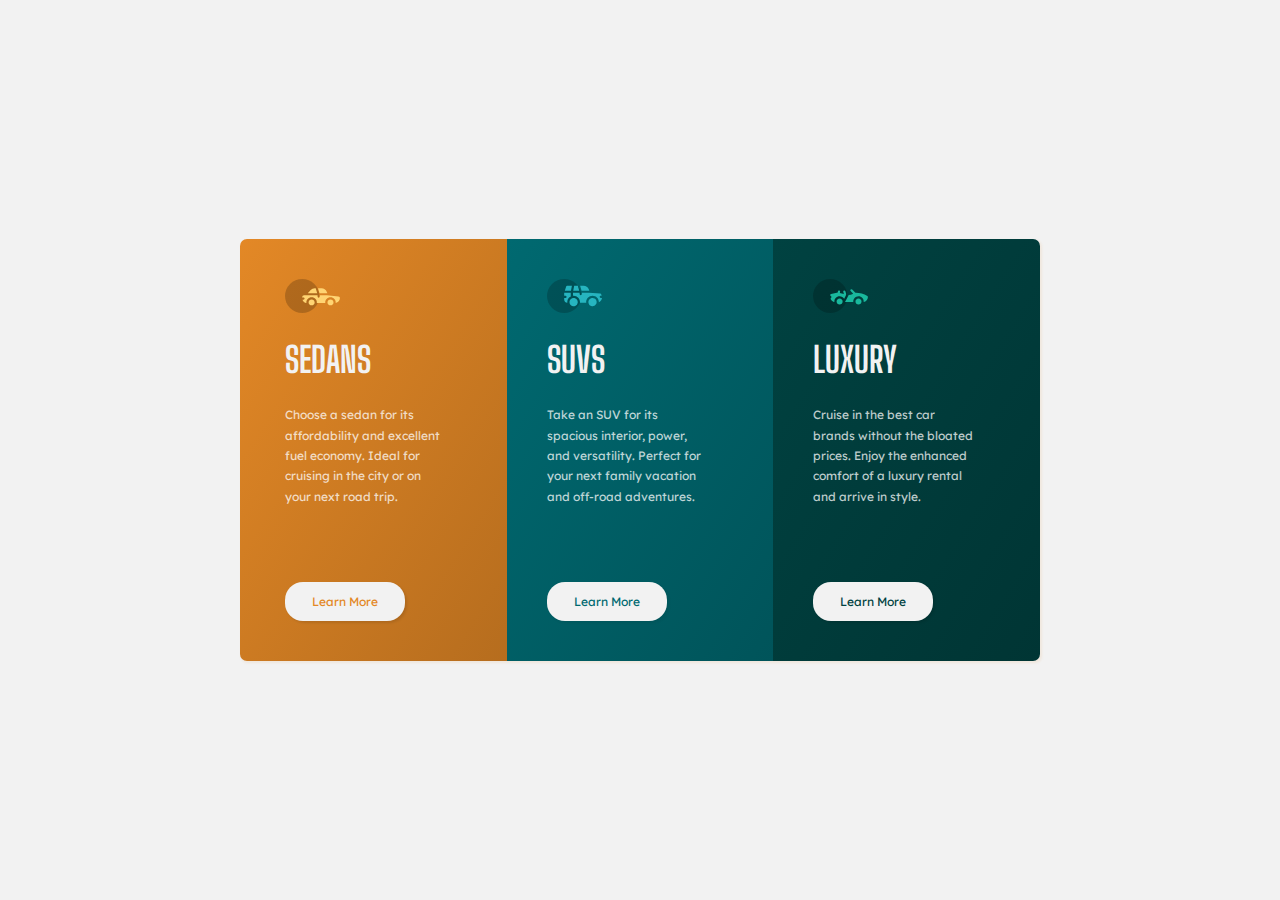
<file: 3-column-preview-card-component-main/index.html>
<!DOCTYPE html>
<html lang="en">
<head>
  <meta charset="UTF-8">
  <meta name="viewport" content="width=device-width, initial-scale=1.0"> 
  <link rel="stylesheet" href="./style.css">
  <link rel="icon" type="image/png" sizes="32x32" href="./images/favicon-32x32.png">
  <title>Frontend Mentor | 3-column preview card component</title>
</head>
<body>
<main class="container">
  <section class="sedans">
    <img class="sedans-icon"src="./images/icon-sedans.svg" alt="Sedan car icon">
      <h1 class="sedans-title">Sedans</h1>
      <p class="sedans-paragraph">Choose a sedan for its affordability and excellent fuel economy. Ideal for cruising in the city 
        or on your next road trip.</p>
      <a class="sedans-button" href="#">Learn More</a>
  </section>
  <section class="suvs">
    <img class="suvs-icon"src="./images/icon-suvs.svg" alt=" SUV car icon">
      <h2 class="suvs-title">SUVs</h2>
      <p class="suvs-paragraph">Take an SUV for its spacious interior, power, and versatility. Perfect for your next family vacation 
        and off-road adventures.</p>
      <a class="suvs-button" href="#">Learn More</a>
  </section>
  <section class="luxury">
    <img class="luxury-icon" src="./images/icon-luxury.svg" alt="Luxury car icon">
      <h3 class="luxury-title">Luxury</h3>
      <p class="luxury-paragraph">Cruise in the best car brands without the bloated prices. Enjoy the enhanced comfort of a luxury 
        rental and arrive in style.</p>
      <a class="luxury-button" href="#">Learn More</a>
  </section>
</main>   
 </body>
</html>
</file>
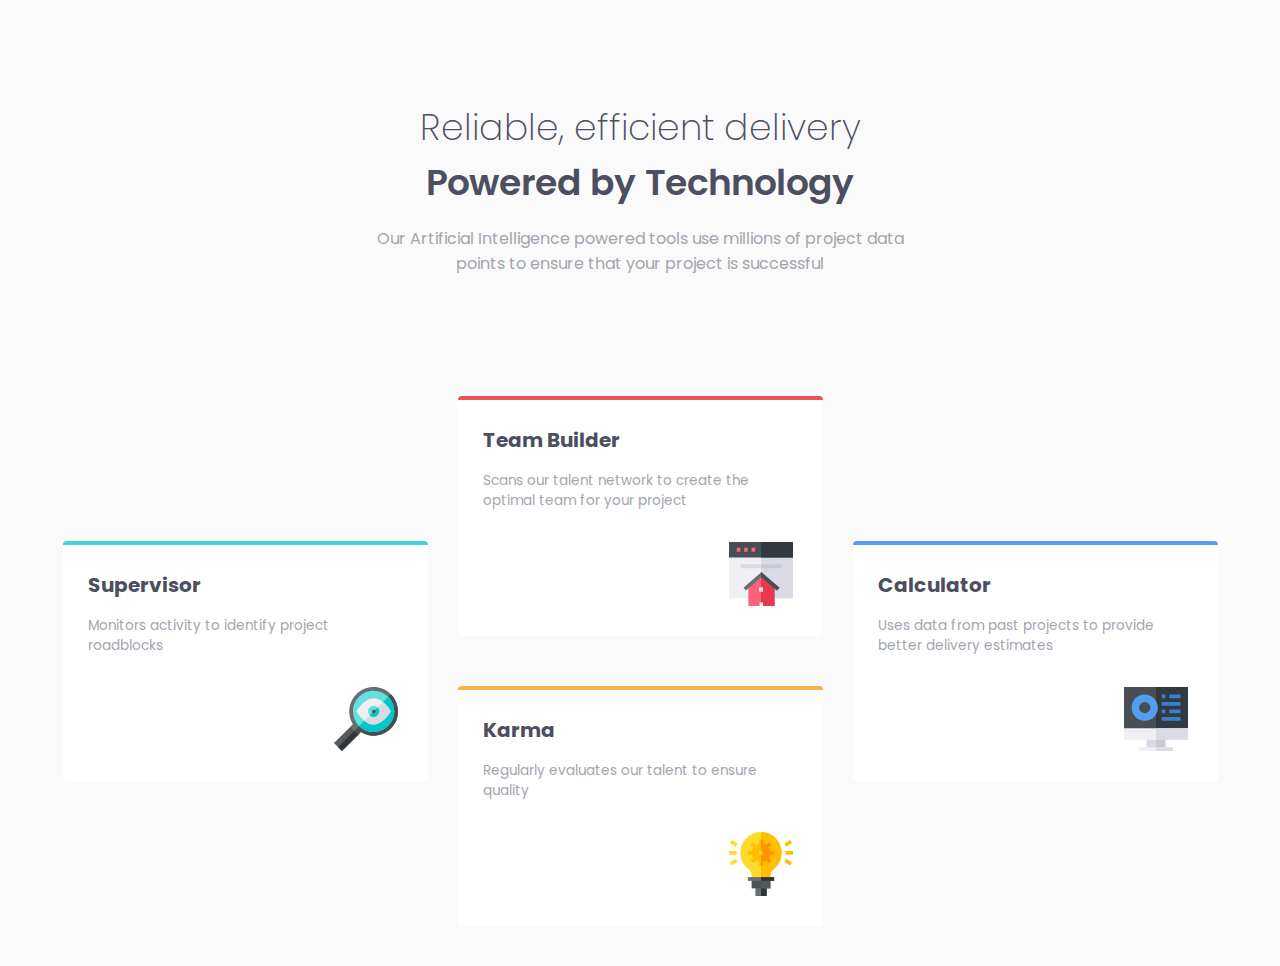
<file: four-card-feature-section-master/index.html>
<!DOCTYPE html>
<html lang="en">

<head>
  <meta charset="UTF-8">
  <meta name="viewport" content="width=device-width, initial-scale=1.0">
  <link rel="stylesheet" href="./style.css">
  <link rel="icon" type="image/png" sizes="32x32" href="./images/favicon-32x32.png">
  <link rel="preconnect" href="https://fonts.googleapis.com">
  <link rel="preconnect" href="https://fonts.gstatic.com" crossorigin>
  <link href="https://fonts.googleapis.com/css2?family=Poppins:wght@200;400;600&display=swap" rel="stylesheet">
  <title>Frontend Mentor | Four card feature section</title>
</head>
<body>
  <header class="header-text">
    <h1>Reliable, efficient delivery</h1>
    <h2>Powered by Technology</h2>
    <p>Our Artificial Intelligence powered tools use millions of project data<br> points 
      to ensure that your project is successful</p>
  </header>
  <main class="container">
    <ul class="beneficios">
      <li class="beneficios-item supervisor">
        <h3>Supervisor</h3>
        <p>Monitors activity to identify project roadblocks</p>
      </li>
      <li class="beneficios-item builder">
        <h3>Team Builder</h3>
        <p>Scans our talent network to create the optimal team for your project</p>
      </li>
      <li class="beneficios-item karma">
        <h3>Karma</h3>
        <p>Regularly evaluates our talent to ensure quality</p>
      </li>
      <li class="beneficios-item calculator">
        <h3>Calculator</h3>
        <p>Uses data from past projects to provide better delivery estimates</p>
      </li>
    </ul>
  </main>

</body>

</html>
</file>
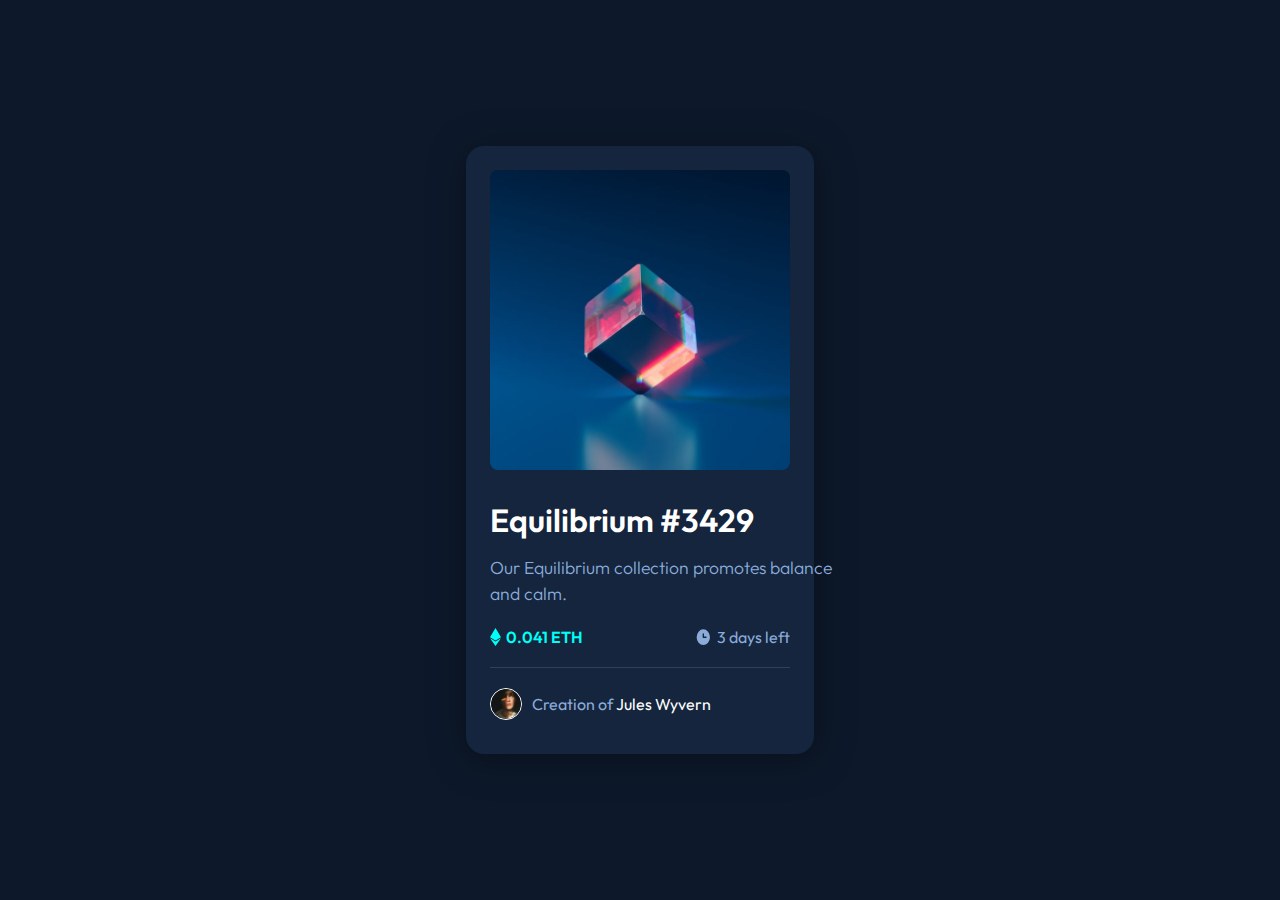
<file: nft-preview-card-component-main/index.html>
<!DOCTYPE html>
<html lang="en">

<head>
  <meta charset="UTF-8">
  <meta name="viewport" content="width=device-width, initial-scale=1.0">
  <link rel="stylesheet" href="./style.css">
  <link rel="icon" type="image/png" sizes="32x32" href="./images/favicon-32x32.png">

  <title>Frontend Mentor | NFT preview card component</title>
</head>

<body>
  <main class="container">
    <section class="card">
      <div class="card-image">
        <div class="card-image-eth"></div>
      </div>
      <div class="card-text">
        <h1>Equilibrium #3429</h1>
        <p>Our Equilibrium collection promotes balance and calm.</p>
      </div>
      <div class="card-info">
        <div class="card-info-eth">
          <img src="./images/icon-ethereum.svg" alt="Ethereum icon">
          <span>0.041 ETH</span>
        </div>
        <div class="card-info-days">
          <img src="./images/icon-clock.svg" alt="Clock icon">
          <span>3 days left</span>
        </div>
      </div>
      <div class="card-author">
        <img src="./images/image-avatar.png" alt="Avatar of Jules Wyvern">
        <p>Creation of <a class="author" href="#">Jules Wyvern</a></p>
      </div>
    </section>
  </main>
</body>

</html>

<!-- <div class="attribution">
    Challenge by <a href="https://www.frontendmentor.io?ref=challenge" target="_blank">Frontend Mentor</a>. 
    Coded by <a href="#">Your Name Here</a>.
  </div> -->
</file>
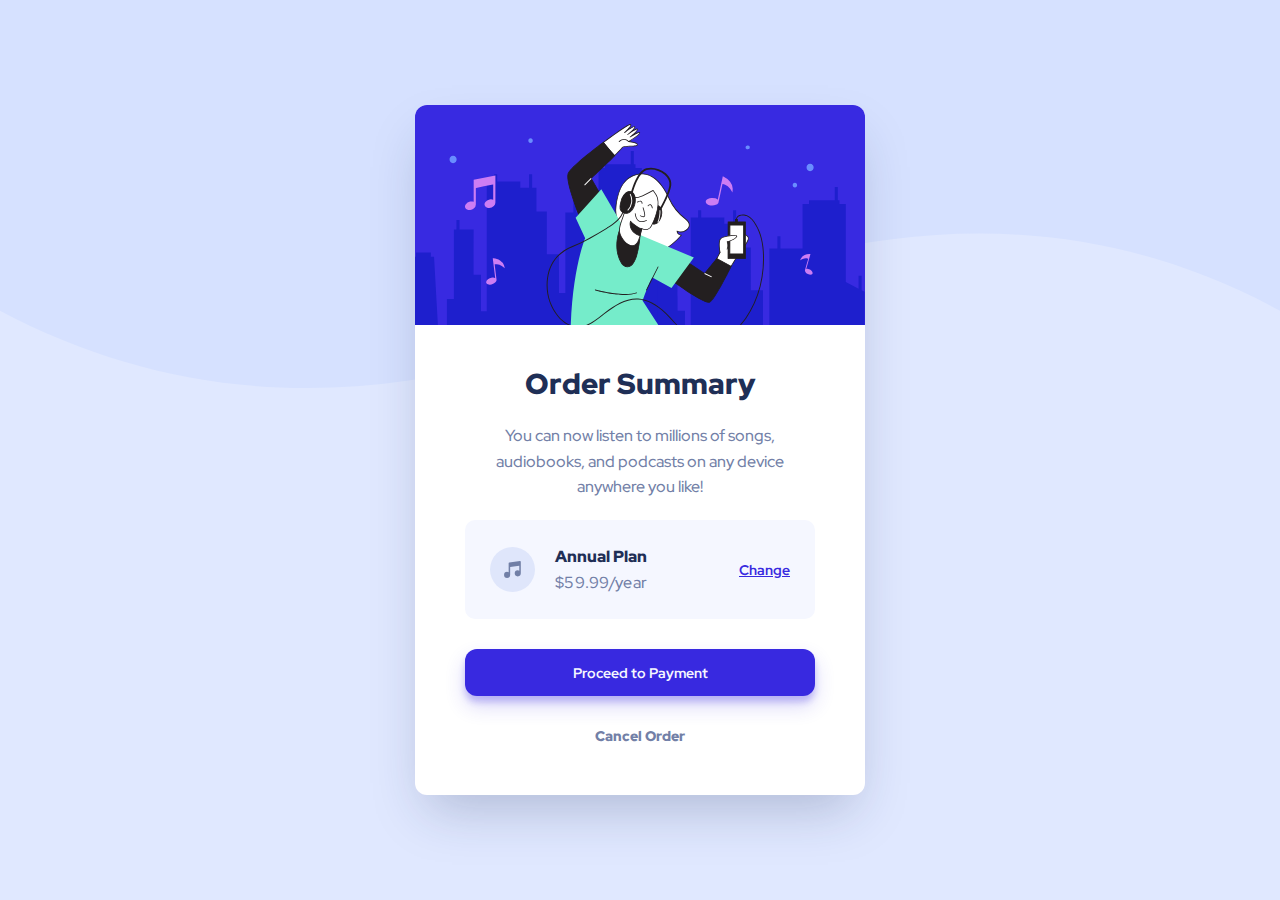
<file: order-summary-card/index.html>
<!DOCTYPE html>
<html lang="en">

<head>
  <meta charset="UTF-8">
  <meta name="viewport" content="width=device-width, initial-scale=1.0">
  <link rel="icon" type="image/png" sizes="32x32" href="./images/favicon-32x32.png">
  <link rel="stylesheet" href="./style.css">
  <title>Frontend Mentor | Order summary card</title>
</head>

<body>
  <main class="container">
    <img class="hero-img"src="./src/images/illustration-hero.svg" alt="Hero ilustration">
    <article class="card-text">
      <h1>Order Summary</h1>
      <p>You can now listen to millions of songs, audiobooks, and podcasts on any device anywhere you like!</p>
    </article>
    <section class="card-plan">
        <div class="card-plan-content">
          <img src="./src/images/icon-music.svg" alt="Music icon">
          <div class="card-plan-content-text">
          <h2>Annual Plan</h2>
          <span>$59.99/year</span>
        </div>
        </div>
      <a href="#">Change</a>
    </section>
    <a href="#" class="payment-button">Proceed to Payment</a>
    <a href="#" class="cancel-button">Cancel Order</a>
  </main>
</body>

</html>
</file>
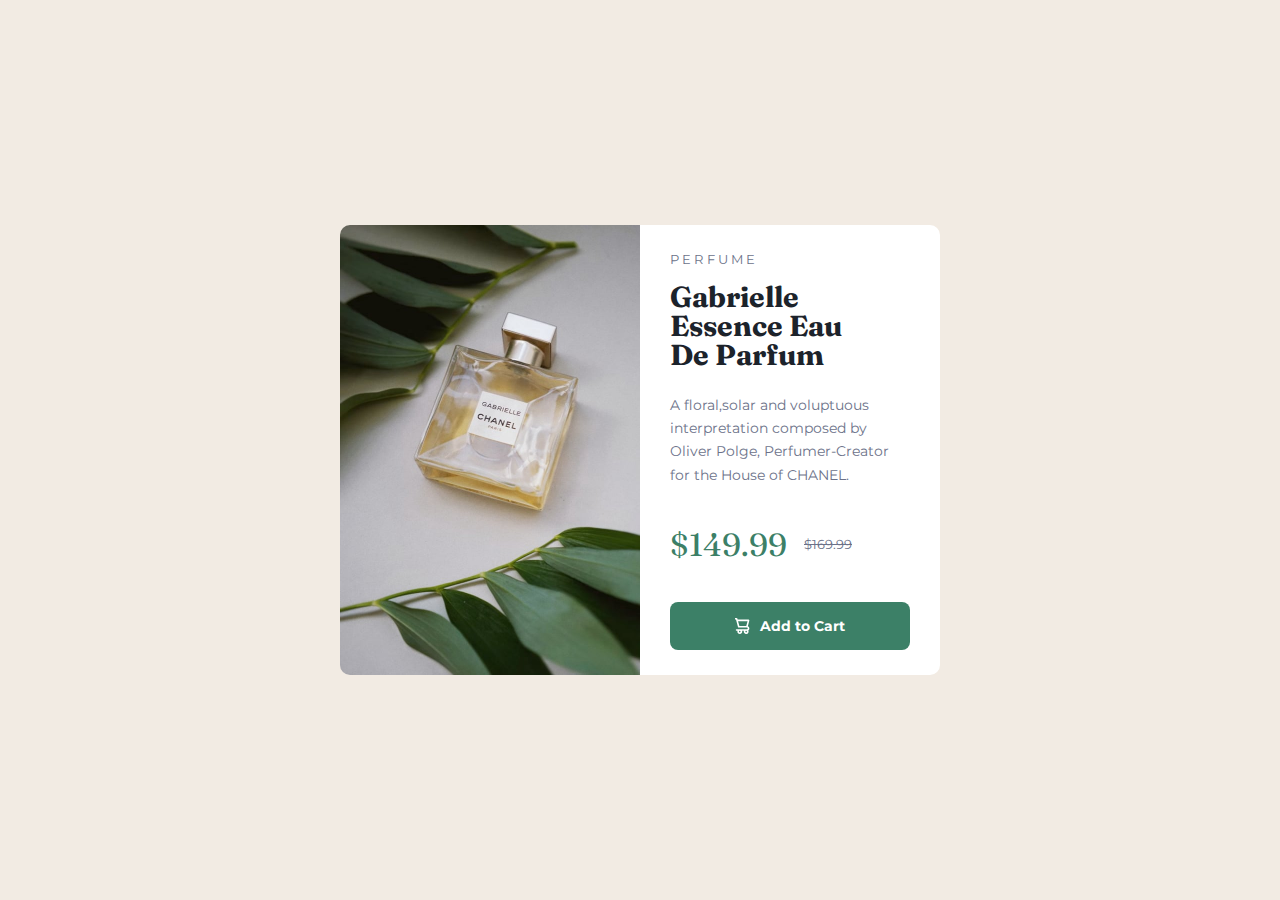
<file: product-preview-card-component-main/index.html>
<!DOCTYPE html>
<html lang="en">
<head>
  <meta charset="UTF-8">
  <meta name="viewport" content="width=device-width, initial-scale=1.0">
  <link rel="icon" type="image/png" sizes="32x32" href="./src/images/favicon-32x32.png">
  <link rel="stylesheet" href="style.css">
  <title>Frontend Mentor | Product preview card component</title>
</head>
<body>
  <main class="container">
    <picture>
        <source media="(min-width:500px)" srcset="./src/images/image-product-desktop.jpg">
      <img src="./src/images/image-product-mobile.jpg" alt="Perfume">
    </picture>
    <section class="card">
      <div class="card-text">
        <span>Perfume</span>
        <h1>Gabrielle<br> Essence Eau <br>De Parfum</h1>
        <p>A floral,solar and voluptuous interpretation composed by Oliver Polge, Perfumer-Creator for the House of CHANEL.</p>
      </div>
      <ul class="card-price">
        <li>$149.99</li>
        <li>$169.99</li>
      </ul>
      <div class="card-button">
        <img src="./src/images/icon-cart.svg" alt="Icone carrinho">
        <a href="#">Add to Cart</a>
      </div>
    </section>
  </main>
</body>
</html>
<!-- Challenge by Frontend Mentor / Coded by Adriel Santos -->
</file>
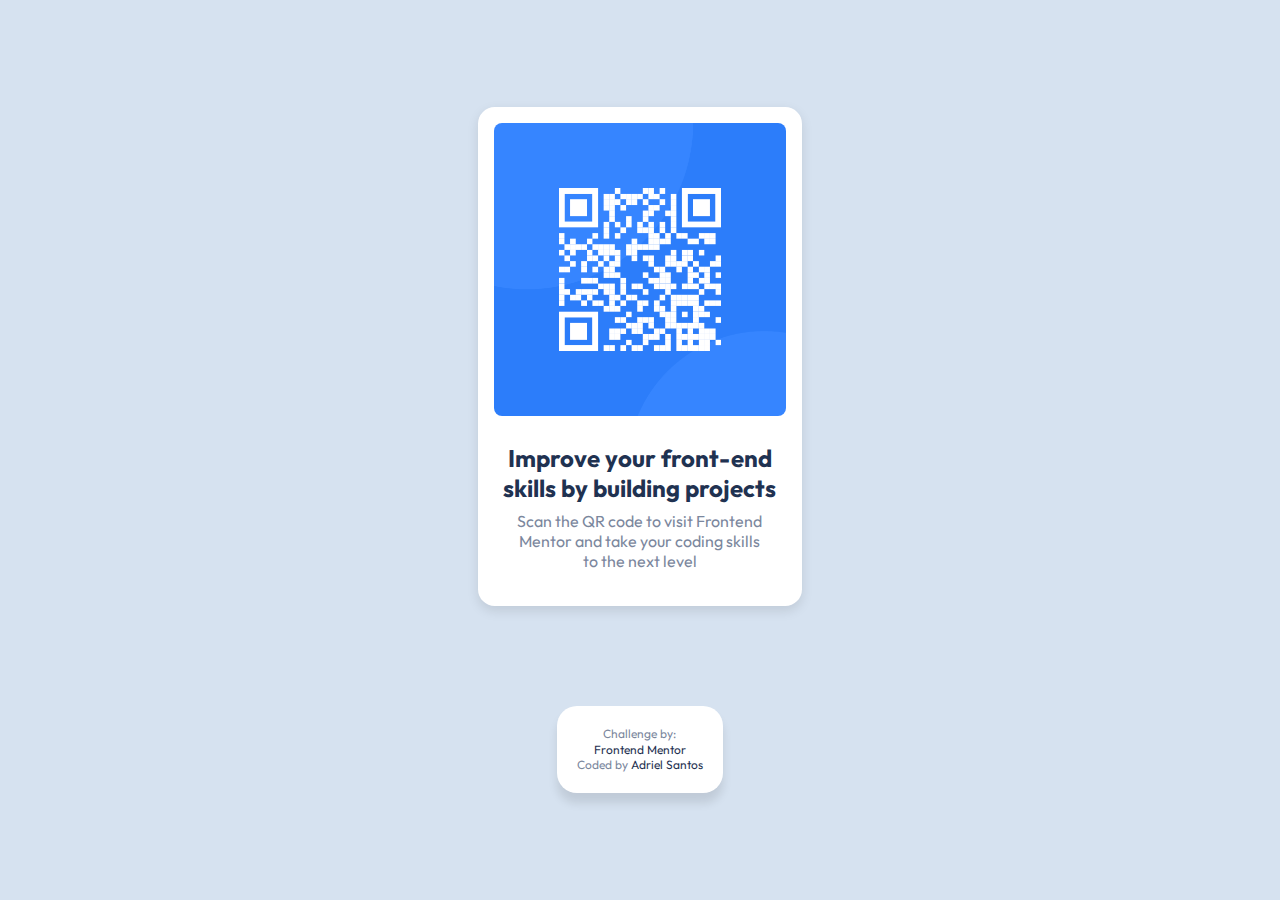
<file: qr-code-component-main/index.html>
<!DOCTYPE html>
<html lang="en">

<head>
  <meta charset="UTF-8">
  <meta name="viewport" content="width=device-width, initial-scale=1.0">
  <link rel="stylesheet" href="style.css">
  <link rel="icon" type="/image/png" sizes="32x32" href="src/images/favicon-32x32.png">

  <title>Frontend Mentor | QR code component</title>
</head>

<body>
  <main class="container">
    <div class="card">
      <img class="img" src="src/images/image-qr-code.png" alt="QR Code">
      <div class="text">
        <h1>Improve your front-end skills by building projects</h1>
        <p>Scan the QR code to visit Frontend Mentor and take your coding skills to the next level</p>
      </div>
    </div>
    <span class="credits">
      <p>Challenge by:</p><a href="https://www.frontendmentor.io?ref=challenge" target="_blank">Frontend Mentor</a>
      <p> Coded by <a href="#">Adriel Santos</p></a>
    </span>
  </main>

</body>

</html>
</file>
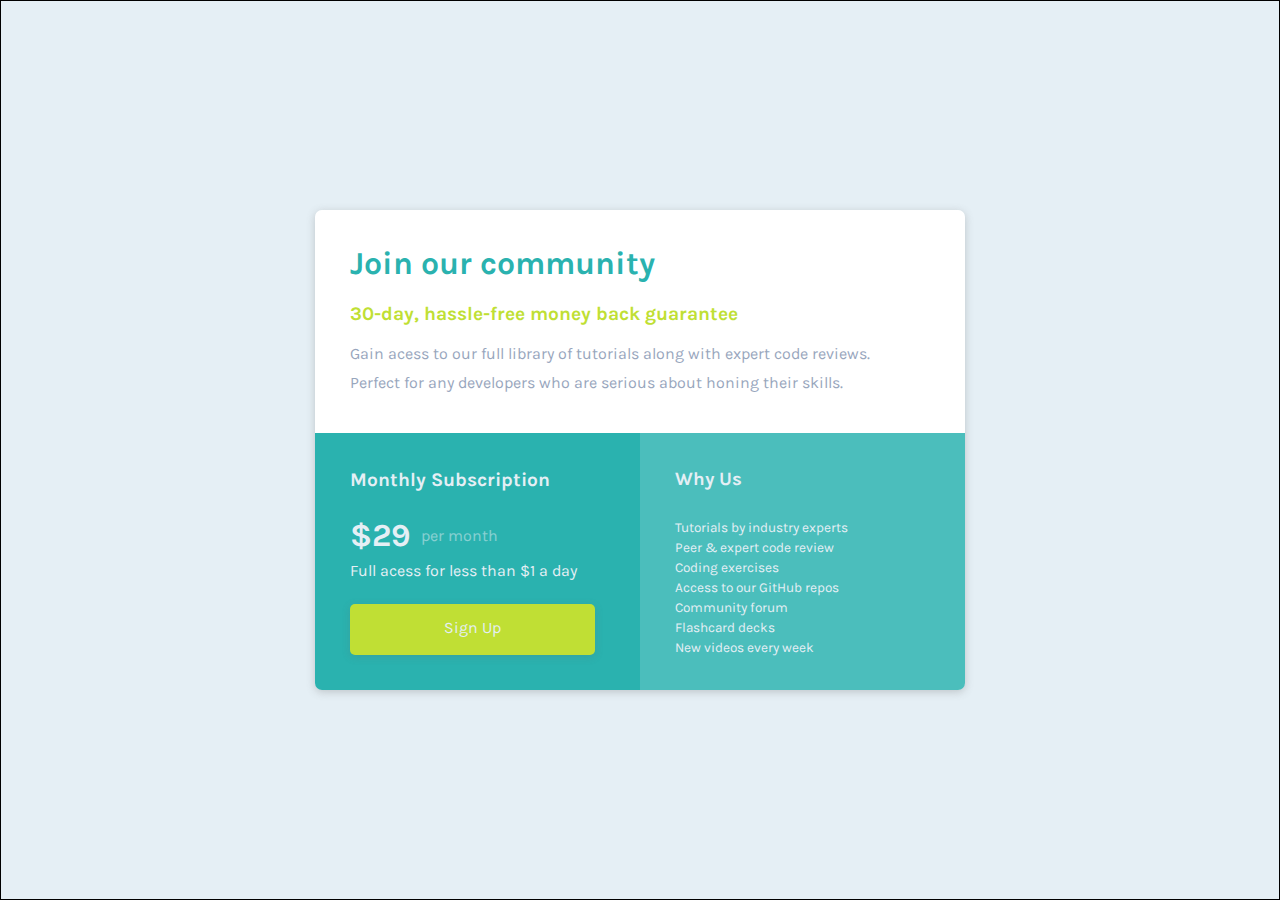
<file: single-price-grid-component-master/index.html>
<!DOCTYPE html>
<html lang="en">

<head>
  <meta charset="UTF-8">
  <meta name="viewport" content="width=device-width, initial-scale=1.0">
  <link rel="icon" type="image/png" sizes="32x32" href="./images/favicon-32x32.png">
  <link rel="stylesheet" href="./style.css">
  <title>Frontend Mentor | Single Price Grid Component</title>
</head>

<body>
  <main class="container">
    <article class="join-text">
      <h1>Join our community</h1>
      <p>30-day, hassle-free money back guarantee</p>
      <p>Gain acess to our full library of tutorials along with expert code reviews.
        <br>Perfect for any developers who are serious about honing their skills.
      </p>
    </article>
    <article class="monthly-text">
      <h2>Monthly Subscription</h2>
      <div class="monthly-price">
        <span>$29</span>
        <span>per month</span>
      </div>
      <p>Full acess for less than $1 a day</p>
      <div class="monthly-button">
        <a href="#">Sign Up</a>
      </div>
    </article>
    <article class="why-list">
      <h3>Why Us</h3>
      <ul>
        <li>Tutorials by industry experts</li>
        <li>Peer & expert code review</li>
        <li>Coding exercises</li>
        <li>Access to our GitHub repos</li>
        <li>Community forum</li>
        <li>Flashcard decks</li>
        <li>New videos every week</li>
      </ul>
    </article>
  </main>
</body>
</html>

<!-- Challenge by <a href="https://www.frontendmentor.io?ref=challenge" target="_blank">Frontend Mentor</a>. 
      Coded by <a href="#">Your Name Here</a>. -->
</file>
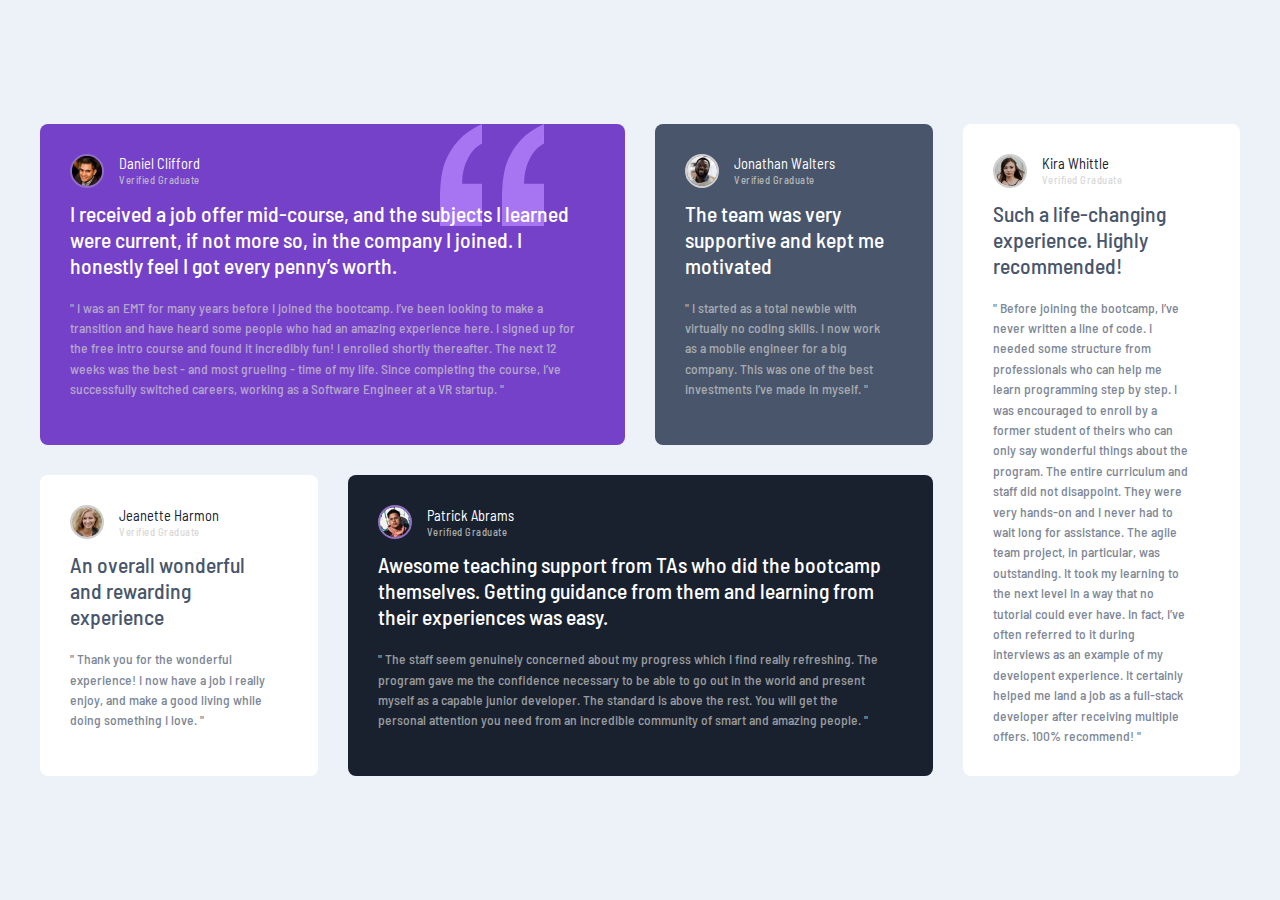
<file: testimonials-grid-section-main/index.html>
<!DOCTYPE html>
<html lang="en">
<head>
  <meta charset="UTF-8">
  <meta name="viewport" content="width=device-width, initial-scale=1.0">
  <link rel="icon" type="image/png" sizes="32x32" href="./images/favicon-32x32.png">
  <link rel="stylesheet" href="./style.css">
  <title>Frontend Mentor | Adriel Santos</title>
</head>
<body>
  <main class="container">
    <ul class="testimonials">
      <li>
        <div class="avatar">
          <img class="avatar-image purple"src="./images/image-daniel.jpg" alt="Avatar">
          <div class="avatar-text">
            <p class="avatar-name">Daniel Clifford</p>
            <p class="avatar-verified">Verified Graduate</p>
          </div>
        </div>
        <h2 class="card-title white">I received a job offer mid-course, and the subjects I learned were current, if not more so,
          in the company I joined. I honestly feel I got every penny’s worth.</h2>
        <p class="card-quote">" I was an EMT for many years before I joined the bootcamp. I’ve been looking to make a
          transition and have heard some people who had an amazing experience here. I signed up
          for the free intro course and found it incredibly fun! I enrolled shortly thereafter.
          The next 12 weeks was the best - and most grueling - time of my life. Since completing
          the course, I’ve successfully switched careers, working as a Software Engineer at a VR startup. "</p>
      </li>
    </ul>
    <ul class="testimonials">
      <li>
        <div class="avatar">
          <img class="avatar-image white" src="./images/image-jonathan.jpg" alt="Avatar">
          <div class="avatar-text">
            <p class="avatar-name">Jonathan Walters</p>
            <p class="avatar-verified">Verified Graduate</p>
          </div>
        </div>
        <h2 class="card-title white">The team was very supportive and kept me motivated</h2>
        <p class="card-quote">" I started as a total newbie with virtually no coding skills. I now work as a mobile engineer
          for a big company. This was one of the best investments I’ve made in myself. "</p>
      </li>
    </ul>
    <ul class="testimonials">
      <li>
        <div class="avatar">
          <img class="avatar-image white" src="./images/image-kira.jpg" alt="Avatar">
          <div class="avatar-text">
            <p class="avatar-name gray">Kira Whittle</p>
            <p class="avatar-verified">Verified Graduate</p>
          </div>
        </div>
        <h2 class="card-title gray">Such a life-changing experience. Highly recommended!</h2>
        <p class="card-quote gray">" Before joining the bootcamp, I’ve never written a line of code. I needed some structure from
          professionals who can help me learn programming step by step. I was encouraged to enroll by a former
          student of theirs who can only say wonderful things about the program. The entire curriculum and staff
          did not disappoint. They were very hands-on and I never had to wait long for assistance. The agile team
          project, in particular, was outstanding. It took my learning to the next level in a way that no tutorial
          could ever have. In fact, I’ve often referred to it during interviews as an example of my developent
          experience. It certainly helped me land a job as a full-stack developer after receiving multiple offers.
          100% recommend! "</p>
      </li>
    </ul>
    <ul class="testimonials">
      <li>
        <div class="avatar">
          <img class="avatar-image white" src="./images/image-jeanette.jpg" alt="Avatar">
          <div class="avatar-text">
            <p class="avatar-name gray">Jeanette Harmon</p>
            <p class="avatar-verified">Verified Graduate</p>
          </div>
        </div>
        <h2 class="card-title gray"> An overall wonderful<br> and rewarding<br> experience</h2>
        <p class="card-quote gray">" Thank you for the wonderful experience! I now have a job I really enjoy, and make a good living
          while doing something I love. "</p>
      </li>
    </ul>
    <ul class="testimonials">
      <li>
        <div class="avatar">
          <img class="avatar-image purple" src="./images/image-patrick.jpg" alt="Avatar">
          <div class="avatar-text">
            <p class="avatar-name">Patrick Abrams</p>
            <p class="avatar-verified">Verified Graduate</p>
          </div>
        </div>
          <h2 class="card-title white">Awesome teaching support from TAs who did the bootcamp themselves. Getting guidance from them and
            learning from their experiences was easy.</h2>
          <p class="card-quote">" The staff seem genuinely concerned about my progress which I find really refreshing. The program
            gave me the confidence necessary to be able to go out in the world and present myself as a capable
            junior developer. The standard is above the rest. You will get the personal attention you need from
            an incredible community of smart and amazing people. "</p>
      </li>
    </ul>
  </main>
</body>
</html>
</file>
<file: four-card-feature-section-master/style.css>
body {
  margin: 0 auto;
  max-width: 1200px;
  padding: 0;
  box-sizing: border-box;
  font-family: "Poppins", sans-serif;
  background: hsl(0, 0%, 98%);
  min-height: 100vh;
  display: flex;
  justify-content: center;
  flex-direction: column;
}

h1,
h2,
h3,
p {
  margin:0;
  padding: 0;
}

ul {
  list-style: none;
  padding: 0;
  margin: 0;
}


/* Header */
.header-text {
  margin: 100px 0;
  text-align: center;
}

.header-text h1 {
  font-weight: 200;
  color: hsl(234, 12%, 34%);
  font-size: 2.25rem;
}

.header-text h2 {
  font-weight: 600;
  font-size: 2rem;
  color: hsl(234, 12%, 34%);
  margin-bottom: 16px;
  font-size: 2.25rem;
}

.header-text p {
  color:hsl(229, 6%, 66%);
}

/* Container principal */
.container {
  max-width: 1200px;
  margin: 0 auto;
  padding: 20px;
}

.beneficios {
  display: grid;
  grid-template-columns: repeat(3,1fr);
  grid-template-rows: repeat(4,1fr);
  gap:30px;
}

.beneficios-item {
  background-color: hsl(0, 100%, 100%);
  padding: 25px;
  border-radius: 4px;
  border-top:4px solid black;
  margin-bottom: 20px;
}

.beneficios-item h3{
  font-size: 1.25rem;
  color: hsl(234, 12%, 34%);
  margin-bottom: 16px;
}

.beneficios-item p {
  font-size: 0.85rem;
  color:hsl(229, 6%, 66%);
  max-width: 35ch;
  margin-bottom: 100px;
}

.beneficios-item.supervisor {
  grid-column: 1;
  grid-row: 2/4;
  border-color: hsl(180, 62%, 55%);
  position: relative;
}

.beneficios-item.supervisor::after {
  content: "";
  display: block;
  height: 64px;
  width: 64px;
  background: url("./images/icon-supervisor.svg") no-repeat;
  position: absolute;
  bottom:30px;
  right: 30px;
}

.beneficios-item.builder {
  grid-column: 2;
  grid-row:1/3;
  border-color:hsl(0, 78%, 62%);
  position: relative;
}

.beneficios-item.builder::after {
  content: "";
  display: block;
  height: 64px;
  width: 64px;
  background: url("./images/icon-team-builder.svg") no-repeat;
  position: absolute;
  bottom:30px;
  right: 30px;
}

.beneficios-item.karma {
  grid-column: 2;
  grid-row:span 2;
  border-color:hsl(34, 97%, 64%);
  position: relative;
}

.beneficios-item.karma::after {
  content: "";
  display: block;
  height: 64px;
  width: 64px;
  background: url("./images/icon-karma.svg") no-repeat;
  position: absolute;
  bottom:30px;
  right: 30px;
}

.beneficios-item.calculator {
  grid-row: 2/4;
  border-color:hsl(212, 86%, 64%);
  position: relative;
}

.beneficios-item.beneficios-item.calculator::after {
  content: "";
  display: block;
  height: 64px;
  width: 64px;
  background: url("./images/icon-calculator.svg") no-repeat;
  position: absolute;
  bottom:30px;
  right: 30px;
}

@media (max-width:800px) {
  .beneficios {
    display: flex;
    flex-direction: column;
  }
}
</file>
<file: 3-column-preview-card-component-main/style.css>
@import url('https://fonts.googleapis.com/css2?family=Big+Shoulders+Display:wght@700&family=Lexend+Deca&display=swap');
/* 
Reset */
h1,h2,h3,a,p{
  margin:0;
  padding:0;
  text-decoration: none;
}

body{
  background-color: hsl(0, 0%, 95%);
  min-height:100vh;
  display: flex;
  justify-content: center;
  align-items: center;
  margin:0;
  box-sizing: border-box;
}
/* 
Container */
.container{
  display: grid;
  grid-template-columns: repeat(3,1fr);
  width: 800px;
  box-shadow: rgba(227,136,38, 0.10) 1.95px 1.95px 2.6px;
  border-radius: 7px;
}
/* 
Sedans */
.sedans{
  background-image: linear-gradient(to bottom right, rgb(227,136,38), rgb(182,109,30));
  padding:40px 45px;
  padding-right: 50px;
  display:grid;
  grid-template-rows: repeat(4,auto);
  gap:25px 0px;
  justify-items: start;
  border-radius: 7px 0px 0px 7px;
  align-items: start;
}

.sedans-icon{
  width: 55px;
}
.sedans-title{
  color:hsl(0, 0%, 95%);
  font-family: 'Big Shoulders Display', cursive;
  text-transform: uppercase;
  font-size: 2.2rem;
}

.sedans-paragraph{
  color:hsla(0, 0%, 100%, 0.75);
  font-family: 'Lexend Deca', sans-serif;
  font-size: 0.75rem;
  line-height: 1.7;
  margin-bottom: 50px;
  width:23ch;
}

.sedans-button{
  display: block;
  color:hsl(31, 77%, 52%);
  font-family: 'Lexend Deca', sans-serif;
  background-color:hsl(0, 0%, 95%);
  font-size: 0.75rem;
  padding: 10px 25px;
  border-radius: 18px;
  border: 2px solid transparent;
  box-shadow: rgba(0, 0, 0, 0.10) 1.95px 1.95px 2.6px;
}
.sedans-button:hover{
  background-color:hsl(31, 77%, 52%);
  border: 2px solid hsl(0, 0%, 95%);
  color:hsl(0, 0%, 95%);
  transition: ease-in-out 0.3s;
}
/* 
Suvs */
.suvs{
  background-image: linear-gradient(to bottom right, rgb(0,105,112), rgb(0,84,90));
  padding:40px;
  padding-right: 50px;
  display:grid;
  grid-template-rows: repeat(4,auto);
  gap:25px 0px;
  justify-items: start;
}
.suvs-icon{
  width: 55px;
}

.suvs-title{
  color:hsl(0, 0%, 95%);
  font-family: 'Big Shoulders Display', cursive;
  text-transform: uppercase;
  font-size: 2.2rem;
}

.suvs-paragraph{
  color:hsla(0, 0%, 100%, 0.75);
  font-family: 'Lexend Deca', sans-serif;
  font-size: 0.75rem;
  line-height: 1.7;
  width:23ch;
  margin-bottom: 50px;
}

.suvs-button{
  display: block;
  color:hsl(184, 100%, 22%);
  font-family: 'Lexend Deca', sans-serif;
  background-color:hsl(0, 0%, 95%);
  font-size: 0.75rem;
  padding: 10px 25px;
  border-radius: 18px;
  border: 2px solid transparent;
  box-shadow: rgba(0, 53, 52, 0.10) 1.95px 1.95px 2.6px;
}
.suvs-button:hover{
  background-color:hsl(184, 100%, 22%);
  border: 2px solid hsl(0, 0%, 95%);
  color:hsl(0, 0%, 95%);
  transition: ease-in-out 0.3s;
}
/* 
Luxury */
.luxury{
  background-image: linear-gradient(to bottom right, rgb(0,66,65), rgb(0,53,52));
  padding:40px;
  padding-right: 50px;
  display:grid;
  grid-template-rows: repeat(4,auto);
  gap:25px 0px;
  justify-items: start;
  border-radius: 0px 7px 7px 0px;
}

.luxury-icon{
  width: 55px;
}

.luxury-title{
  color:hsl(0, 0%, 95%);
  font-family: 'Big Shoulders Display', cursive;
  text-transform: uppercase;
  font-size: 2.2rem;
}

.luxury-paragraph{
  color:hsla(0, 0%, 100%, 0.75);
  font-family: 'Lexend Deca', sans-serif;
  font-size: 0.75rem;
  line-height: 1.7;
  width:23ch;
  margin-bottom: 50px;
}

.luxury-button{
  display: block;
  color:hsl(179, 100%, 13%);
  font-family: 'Lexend Deca', sans-serif;
  background-color:hsl(0, 0%, 95%);
  font-size: 0.75rem;
  padding: 10px 25px;
  border-radius: 18px;
  border: 2px solid transparent;
  box-shadow: rgba(0, 0, 0, 0.10) 1.95px 1.95px 2.6px;
}

.luxury-button:hover{
  background-color:hsl(179, 100%, 13%);
  border: 2px solid hsl(0, 0%, 95%);
  color:hsl(0, 0%, 95%);
  transition: ease-in-out 0.3s;
}

@media (max-width:800px){
  body{
    margin: 10px 0px;
  }
  .container{
    width: 400px;
    display:grid;
    grid-template-columns: 1fr 1fr;
    justify-content:center;
  }
  .sedans{
    grid-column: 1/3;
    border-radius: 7px 7px 0px 0px;
  }
  .sedans-paragraph{
    width: 39ch;
    font-size: 1rem;
  }
  .sedans-button{
    font-size: 1rem;
    padding: 12px 40px;
  }
  .suvs{
    border-radius: 0px 0px 0px 7px;
  }

  .luxury{
    border-radius: 0px 0px 7px 0px;
  }
}

@media (max-width:500px){
  body{
    margin:15px 0px;
  }
  .container{
    width: 300px;
    display:grid;
    grid-template-columns: 1fr;
    justify-content:center;
  }
  .sedans{
    grid-column:initial;
    border-radius: 7px 7px 0px 0px;
  }
  .sedans-paragraph{
    width: 26ch;
    font-size: 0.75rem;
    margin-bottom: 0px;
  }
  .sedans-button{
    font-size: 0.75rem;
    padding: 12px 40px;
    padding: 12px 25px;
  }
  .suvs{
    border-radius: 0px;
  }
  .suvs-paragraph{
    width: 26ch;
    margin-bottom: 0px;
  }
  .luxury{
    border-radius: 0px 0px 7px 7px;
  }
  .luxury-paragraph{
    width: 26ch;
    margin-bottom: 0px;
  }
}
</file>
<file: nft-preview-card-component-main/style.css>
@import url('https://fonts.googleapis.com/css2?family=Outfit:wght@300;400;600&display=swap');

/* Reset style */
body{
  margin:0 auto;
  padding:0;
  box-sizing: border-box;
  min-height: 100vh;
  display: flex;
  align-items: center;
  background-color:hsl(217, 54%, 11%);
  font-family: 'Outfit', sans-serif;
}

h1,p,span,img,a{
  margin:0;
  padding:0;
  text-decoration: none;
}
img{
  max-width: 100%;
}

/* 
Container */
.container{
  width: 300px;
  margin:0 auto;
  background-color:hsl(216, 50%, 16%);
  padding:24px;
  border-radius: 18px;
  box-shadow:1px 5px 36px 5px rgba(0,0,0,0.33);
}
/* 
Card image*/
.card-image{
  width: 100%;
  height: 100%;
  display:block;
  /* overflow: hidden; */
}

.card-image-eth{
  background-image: url('./images/image-equilibrium.jpg');
  height: 300px;
  border-radius: 8px;
  background-size:contain;
  background-position: center;
  background-repeat: no-repeat;
}
.card-image-eth:hover {
background-image: url('./images/image-equilibrium-hover.png');
opacity: 1;
cursor:pointer;
transition: ease-in-out 0.3s;
}

/* 
Card text */
.card-text{
  margin-top: 30px;
}


.card-text h1{
  color:hsl(0, 0%, 100%);
  font-weight:600; 
}

.card-text h1:hover{
  color:hsl(178, 100%, 50%);
  cursor: pointer;
  transition: ease-in-out 0.3s;
}

.card-text p{
  color:hsl(215, 51%, 70%);
  font-weight: 300;
  width: 29ch;
  line-height: 1.5;
  margin-top: 15px;
  font-size: 1.1rem;
}
/* 
Card info */
.card-info{
  display:flex;
  justify-content: space-between;
  margin: 20px 0;
}
.card-info-eth img{
  margin-right: 5px;
}
.card-info-eth{
  display: flex;
  align-items: center;
  color:hsl(178, 100%, 50%);
  font-size:1rem;
  font-weight: 600;
}
.card-info-days img{
  margin-right: 5px;
}
.card-info-days{
  display:flex;
  color:hsl(215, 51%, 70%);
}
/* 
Card Author */
.card-author{
  display:flex;
  align-items: center;
  border-top: 1px solid hsl(215, 32%, 27%);
  margin: 10px 0px;
}

.card-author img{
  width: 30px;
  border:1px solid hsl(0, 0%, 100%);
  border-radius: 50%;
  margin-right: 10px;
  margin-top: 20px;
}

.card-author p{
  margin-top: 20px;
  color:hsl(215, 51%, 70%);
}

.author{
  color:white;
}

.author:hover{
  color:hsl(178, 100%, 50%);
  transition: ease-in-out 0.3s;
}
</file>
<file: order-summary-card/style.css>
@import url('https://fonts.googleapis.com/css2?family=Fraunces:opsz,wght@9..144,700&family=Red+Hat+Display:wght@500;700;900&display=swap');

/* 
Reset and bg */
h1,h2,p,a,body{
  margin:0;
  padding:0;
  text-decoration: none;
}
img{
  display: block;
  max-width: 100%;
  margin:0;
  padding:0;
}

a{
  display: block;
}

body{
  font-family: 'Red Hat Display', sans-serif;
  background-color: hsl(225, 100%, 94%);
  background-image:url('./src/images/pattern-background-desktop.svg');
  background-repeat: no-repeat;
  background-size: contain;
  background-position:top;
  margin: 0 auto;
  display: flex;
  align-items: center;
  min-height: 100vh;
}

/* 
Container*/
.container{
  margin:0 auto;
  width: 450px;
  background-color: hsl(0,0%,100%);
  border-radius: 12px;
  box-shadow: rgba(31,47,86, 0.25) 0px 25px 50px -12px;
}
.container .hero-img{
  border-radius: 12px 12px 0px 0px;
}

/* 
Card text */
.card-text{
  padding:20px 50px;
}
.card-text h1{
  font-weight: 900;
  color:hsl(223, 47%, 23%);
  text-align: center;
  margin: 20px 0px;
  font-size: 1.8rem;
}

.card-text p{
  font-weight:500;
  font-size: 1rem;
  color:hsl(224, 23%, 55%);
  text-align: center;
  line-height: 1.6;
}
/* 
Card plan */
.card-plan img{
  width: 45px;
  height: 45px;
  margin-right: 20px;
}
.card-plan{
  margin:0px 50px;
  padding:25px;
  display: flex;
  align-items: center;
  justify-content: space-between;
  background-color:hsl(228,100%,98%);
  border-radius: 10px; 
}
.card-plan-content{
  display: flex;
  align-items: center;
  flex-wrap: wrap;
}
.card-plan h2{
  color:hsl(223, 47%, 23%);
  font-weight: 900;
  font-size: 1rem;
  padding-bottom: 5px;
}
.card-plan span{
  color: hsl(224, 23%, 55%);
  font-size: 1rem;
  font-weight: 500;
  letter-spacing: 0.3px;
}

.card-plan a{
  color:hsl(245, 75%, 52%);
  text-decoration:underline;
  font-size: 0.9rem;
  font-weight: 700;
  padding: 15px 0px;
}
.card-plan a:hover{
  text-decoration: none;
  opacity: 0.8;
  transition: ease-in-out 0.3s;
}

/* 
Card payment button */
.payment-button{
text-align: center;
color:hsl(225, 100%, 98%);
font-weight: 700;
font-size: 0.9rem;
padding:14px 10px;
background-color: hsl(245, 75%, 52%);
margin:30px 50px;
border-radius: 12px;  
box-shadow: rgba(56, 41, 224, 0.19) 0px 10px 20px, rgba(56, 41, 224, 0.23) 0px 6px 6px;
}
.payment-button:hover{
  background-color:hsl(245, 75%, 30%);
  opacity: 0.8;
  transition: ease-in-out 0.3s;
}
/* 
Card cancel order button */
.cancel-button{
  text-align: center;
  color:hsl(224, 23%, 55%);
  font-weight: 900;
  font-size: 0.9rem;
  margin:10px 70px;
  margin-bottom: 50px;
}
.cancel-button:hover{
  color:hsl(223, 47%, 23%);
  transition: ease-in-out 0.3s;
}

/* Media queries */
@media(max-width:450px){
  body{
    background-image: url('./src/images/pattern-background-mobile.svg');
    background-position: top;
    background-repeat: no-repeat;
  }
  
  .container{
    width: 400px;
  }
}
@media(max-width:375px){
  .card-plan-content img{
    display:none;
  }
}
</file>
<file: product-preview-card-component-main/style.css>
/* Imports, reset and styles */

@import url("https://fonts.googleapis.com/css2?family=Fraunces:opsz,wght@9..144,700&family=Montserrat:wght@500;700&display=swap");

/* 
Reset */
body {
  background-color: hsl(30, 38%, 92%);
  margin: 0 auto;
  padding: 0;
  box-sizing: border-box;
  min-height: 100vh;
  display: flex;
  align-items: center;
  justify-content: center;
  max-width: 1440px;
}

h1,p,span,li,ul,a{
  margin:0;
  padding:0;
  list-style: none;
  color:black;
  text-decoration: none;
}
img{
  max-width: 100%;
  display: block;  
}
picture img,source{
  object-fit: cover;
  object-position: center top;
  height: 100%;
  border-radius: 10px 0px 0px 10px;
}
/* 
Container style */
.container{
  display:grid;
  width:600px;
  grid-template-columns: 1fr 1fr;
}
/* 
Card style */
.card{
  padding:25px 30px;
  display:flex;
  flex-direction: column;
  justify-content: space-between;
  background-color: hsl(0, 0%, 100%);
  border-radius: 0 10px 10px 0px;
}

.card-text span{
  font-family: 'Montserrat', sans-serif;
  text-transform: uppercase;
  letter-spacing: .2rem;
  font-weight: 400;
  font-size: .8rem;
  color:hsl(228, 12%, 48%);
}

.card-text h1{
  color:hsl(212, 21%, 14%);
  font-family: 'Fraunces', Arial, Helvetica, sans-serif;
  line-height: 1;
  margin-top:15px;
  font-size: 1.8rem;
}
.card-text p{
  margin-top:25px;
  color:hsl(228, 12%, 48%);
  font-family: 'Montserrat', sans-serif;
  font-size:0.9rem;
  max-width: 25ch;
  line-height:1.6;
  font-weight: 400;
}

/* 
Card price */
.card-price{
  display:flex;
  align-items: center;
}
.card-price > li:first-child{
  color:hsl(158, 36%, 37%);
  font-family: 'Fraunces', Arial, Helvetica, sans-serif;
  font-size: 2rem;
  margin-right:17px;
}
.card-price > li:last-child{
  color:hsl(228, 12%, 48%);
  font-family: 'Montserrat', sans-serif;
  font-weight: 400;
  text-decoration:line-through;
  font-size: 0.8rem;
}

/* 
Card button */
.card-button{
  display: flex;
  justify-content: center;
  align-items: center;
  padding:15px;
  background-color:hsl(158, 36%, 37%);
  border-radius: 8px;
}

.card-button img{
  margin-right: 10px;
}

.card-button a{
  color:hsl(0, 0%, 100%);
  font-family: 'Montserrat', sans-serif;
  font-weight: 700;
  font-size:0.9rem;
}

/* 
Responsive */
@media (max-width:500px){
  .container{
  display: grid;
  grid-template-rows: 1fr auto;
  grid-template-columns: 1fr;
  width: 400px;
  margin:10px 10px;
  align-items: start;
  
 }
 picture img{
  border-radius:10px 10px 0px 0px;
 }

 br{
  display: none;
 }
 
 .card{
  grid-row: 2/3;
  border-radius: 0px 0px 10px 10px;
}
.card-text span{
  font-size: .8rem;
  letter-spacing: .4rem;
}
.card-text h1{
  font-size: 2.5rem;
}
.card-text p{
  margin-top: 20px;
  font-size: 1rem;
  max-width: 32ch;
}
.card-price{
  margin-top: 20px;
}
.card-button{
  margin-top: 20px;
}
}


@media (max-width:375px){
  .card-text h1{
    font-size: 2.2rem;
  }
  .card-text p{
    margin-top: 15px;
    font-size: 0.9rem;
  }
  .card-price{
    margin-top:10px;
    font-size: .9rem;
  }
  .card-button{
    margin-top: 15px;
  }
}
</file>
<file: qr-code-component-main/style.css>
@import url('https://fonts.googleapis.com/css2?family=Outfit:wght@400;700&display=swap');

/* Estilos padrões e reset */

*{
  margin:0;
  padding:0;
  box-sizing: border-box;
}

body{
  background-color:hsl(212, 45%, 89%) ;
  font-size:0.75rem;
  min-height: 100vh;
  display:flex;
  align-items: center;
  font-family:'Outfit', sans-serif;
}

/* Reset de link's e efeitos */

a{
  color:hsl(218, 44%, 22%);
  text-decoration: none;
}
a:hover{
  color:#4169E1;
  transition: all 0.5s ease-out;
}

/* Container principal */

.container{
  width:21.8rem;
  margin:0 auto;
  display:flex;
  flex-direction: column;
  align-items: center;
}

.card{
  margin:0 0.75rem;
  text-align: center;
  border-radius: 1.05rem;
  background-color:hsl(0, 0%, 100%);
  box-shadow: 0px 0.3rem 0.7rem rgba(0, 0, 0, 0.1);
}

.container img{
  max-width: 100%;
  padding:1rem;
  border-radius: 1.5rem;
  
}

/* Text */

.text{
  margin:0px 1rem;
}

.text h1{
color:hsl(218, 44%, 22%);
margin:0.5rem 0;
}
.text p{
  margin:0 1.25rem;
  margin-bottom: 2.20rem;
  color:hsl(220, 15%, 55%);
  font-size:1rem;
}

/* Credits */

.credits{
  text-align:center;
  border-radius: 1.25rem;
  padding:1.25rem;
  color:hsl(220, 15%, 55%);
  background-color:hsl(0, 0%, 100%);
  box-shadow:0px 0.6rem 0.6rem rgba(0, 0, 0, 0.1);
  margin-top:6.25rem;
  line-height:1.3;
}
</file>
<file: single-price-grid-component-master/style.css>
@import url("https://fonts.googleapis.com/css2?family=Karla:wght@400;700&display=swap");

/* 
Reset and pattern style  */
body,
h1,
h2,
h3,
p,
span,
ul,
li,
a{
  margin:0;
  padding:0;
  box-sizing: border-box;
  font-family: 'Karla', sans-serif;
  list-style: none;
  text-decoration: none;
}
body{
  margin:0 auto;
  min-height: 100vh;
  border: 1px solid black;
  display:flex;
  align-items: center;
  background-color: hsl(203,44%,93%);
}
/* 
Container */
.container{
  margin:0 auto;
  display:grid;
  grid-template-columns: 1fr 1fr;
  width: 650px;
  box-shadow: rgba(99, 99, 99, 0.3) 0px 2px 8px 0px;
  border-radius: 7px 7px 7px 7px;
}
/* 
Join text */
.join-text{
  grid-column: 1/3;
  background-color:hsl(0,0%,100%);
  padding:35px;
  border-radius: 7px 7px 0px 0px;
}

.join-text h1{
  color:hsl(179, 62%, 43%);
  font-weight: 700;
  margin-bottom:20px;
}
.join-text p:nth-child(2n){
  color:hsl(71, 73%, 54%);
  font-weight: 700;
  font-size: 1.2rem;
  margin-bottom:15px;
}

.join-text p:nth-child(3n){
  color:hsl(218, 22%, 67%);
  line-height: 1.8;
}
/* 
Monthly subscription */
.monthly-text{
  background-color:hsl(179,62%,43%);
  padding:35px;
  display:grid;
  grid-column: 1fr;
  border-radius: 0px 0px 0px 7px;
}

.monthly-text h2{
  color:hsl(204, 43%, 93%);
  font-weight: 700;
  font-size:1.2rem;
  margin-bottom:20px;  
}
.monthly-price{
  display: flex;
  align-items: center;
  margin-bottom:5px;  
}

.monthly-text .monthly-price span:first-child{
  color:hsl(204, 43%, 93%);
  font-weight: 700;
  font-size:2rem;
  margin-right: 10px;
}

.monthly-text .monthly-price span:last-child{
  color:hsl(204, 43%, 93%);
  opacity: 0.5;
}

.monthly-text p{
  color:hsl(204, 43%, 93%);
  margin-bottom: 20px;
}

/* 
Monthly button */
.monthly-button{
  padding:14px 10px;
  background-color:hsl(71, 73%, 54%);
  text-align: center;
  border-radius: 5px;
  box-shadow: rgba(99, 99, 99, 0.2) 0px 2px 8px 0px;
  display: flex;
  justify-content: center;
  margin-right: 10px;
}

.monthly-button a{
  color:hsl(204, 43%, 93%);
}

/* 
Why text */
.why-list{
  background-color: hsl(179,47%,52%);
  padding:35px;
  border-radius: 0px 0px 7px 0px;
}

.why-list h3{
  margin-bottom: 30px;
  color:hsl(204, 43%, 93%);
}

.why-list ul li{
  color:hsl(204, 43%, 93%);
  font-size: 0.85rem;
}

.why-list li{
  margin-top:5px;
}

@media(max-width:420px){
  br{
    display: none;
  }
  .container{
    display:grid;
    grid-template-columns: 1fr;
    width: 300px;
    margin-top: 20px;
    margin-bottom: 20px;
  }
  .join-text{
    grid-column: 1;
    padding:25px;
  }
  .join-text h1{
    margin-bottom: 20px;
  }
  .monthly-text{
    padding:25px;
    border-radius: 0;
  }
  .why-list{
    border-radius: 0px 0px 7px 7px;
    padding:25px; 
  }
 .why-list h3{
  margin-bottom: 20px;
 } 
}
</file>
<file: testimonials-grid-section-main/style.css>
@import url('https://fonts.googleapis.com/css2?family=Barlow+Semi+Condensed:wght@500;600&display=swap');

/* 
Reset */
body{
  font-family: 'Barlow Semi Condensed', sans-serif;
  margin:0 auto;
  padding:0;
  box-sizing: border-box;
  min-height: 100vh;
  display: flex;
  justify-content: center;
  align-items: center;
  background-color: hsl(210, 46%, 95%);
}

h2,p,ul,li{
  margin:0;
  padding:0;
  text-decoration: none;
  list-style: none;
}

q{
  margin:0;
  padding:0;
}
/* 
Container */
.container{
  margin:0 auto;
  width: 1200px;
  display: grid;
  grid-template-columns: repeat(4,1fr);
  gap:30px;
}
/* 
Testimonials cards */
.testimonials{
  background-color: azure;
  padding:30px 30px;
  border-radius: 8px;
}

.testimonials:first-child{
  grid-column: span 2;
  background-color: hsl(263, 55%, 52%);
  background-image: url('./images/bg-pattern-quotation.svg');
  background-repeat: no-repeat;
  background-position-x: 25rem;
}

.testimonials:nth-child(2n){
  background-color: hsl(217, 19%, 35%);
}
.testimonials:nth-child(3n){
  grid-row: span 2;
  background-color: hsl(0, 0%, 100%);
}
.testimonials:nth-child(4n){
  background-color: hsl(0, 0%, 100%); 
}
.testimonials:last-child{
  grid-column: span 2;
  background-color: hsl(219, 29%, 14%); 
}

/* 
Avatar */
.avatar{
  display:flex;
  margin-bottom: 12px;
  align-items: center;
}
.avatar-text{
  display:flex;
  flex-direction: column;
}

.avatar-image{
  display:block;
  width: 30px;
  height: 30px;
  border-radius: 50%;
  margin-right: 15px;
}
.purple{
  border:2px solid hsl(263, 40%, 60%);
}

.avatar-image.white{
  border:2px solid hsl(0, 0%, 81%);
}

/* 
Avatar info */
.avatar-name{
  color:hsl(0, 0%, 100%);
  font-size:0.9rem;
}
.avatar-name.gray{
  color:hsl(219, 29%, 14%);
}

.avatar-verified{
  color:hsl(0, 0%, 81%);
  font-size:0.65rem;
  margin-top:2px;
  opacity: 0.8;
  letter-spacing: 0.5px;
  font-weight: 500;
}
/* 
Avatar testimonial */
.card-title{
  margin-bottom: 20px;
  font-size: 1.35rem;
  font-weight: 500;
}
.card-title.white{
  color:hsl(0, 0%, 100%);
}

.card-title.gray{
  color:hsl(217, 19%, 35%);
}

.card-quote{
  color:hsl(0, 0%, 81%);
  font-size: 0.85rem;
  opacity: 0.7;
  margin-right: 20px;
  line-height: 1.5;
  font-weight: 500;
}

.card-quote.gray{
  color:hsl(217, 19%, 35%)
}
/* 
Media queries */
@media(max-width:970px){
  .container{
    display: flex;
    flex-direction: column;
    width: 600px;
    margin: 40px 20px;
  }
  .testimonials:nth-child(4n){
    order:3;
  }
}
</file>
